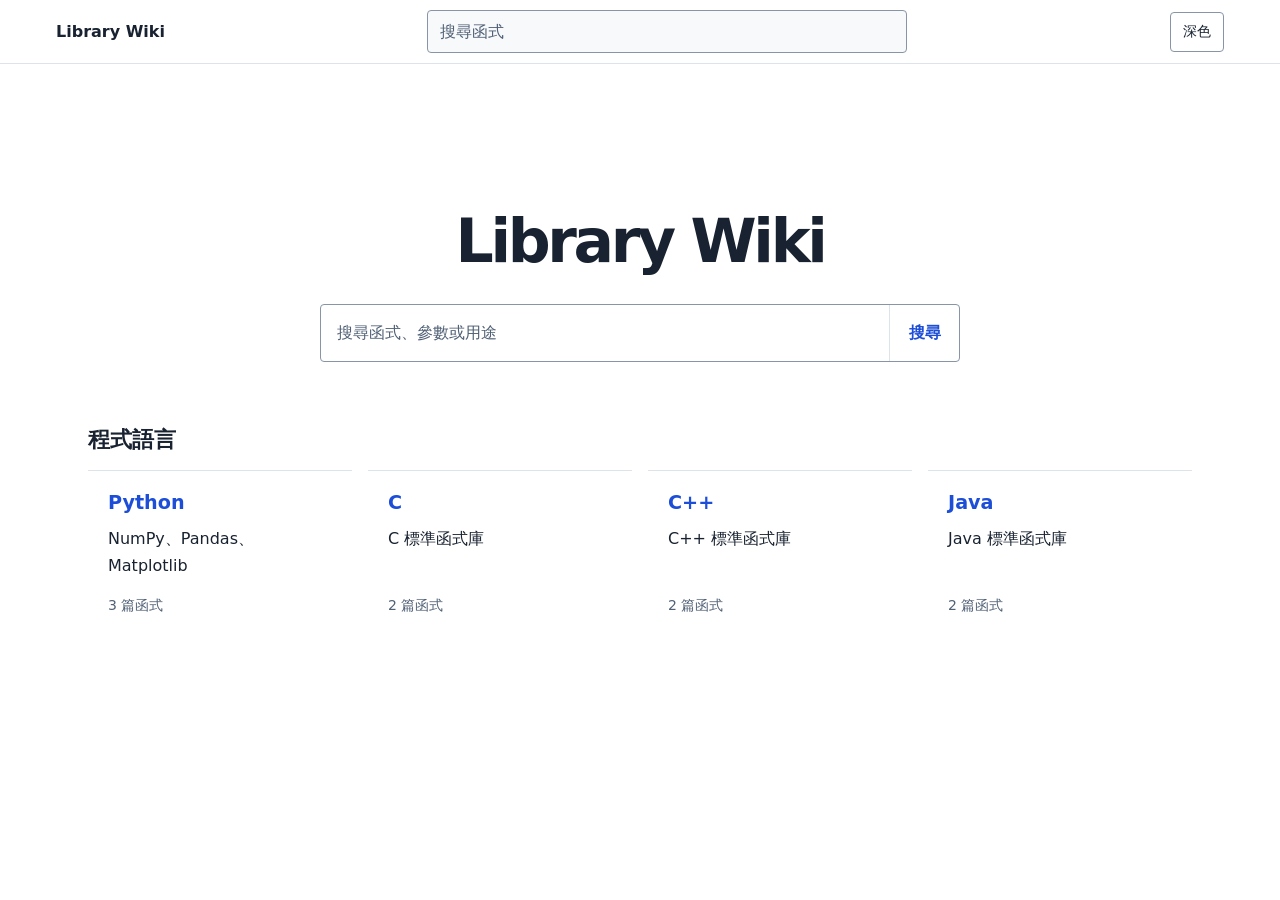
<file: index.html>
<!doctype html>
<html lang="zh-Hant">
<head>
  <meta charset="UTF-8" />
  <meta name="viewport" content="width=device-width, initial-scale=1.0" />
  <meta name="description" content="用繁體中文查詢函式庫的語法、參數、回傳值與範例。" />
  <title>Library Wiki — 函式文件索引</title>
  <script src="./js/theme.js"></script>
  <link rel="stylesheet" href="./css/style.css" />
  <link rel="icon" href="data:," />
  <script type="module" src="./js/app.js?v=2"></script>
</head>
<body>
  <header class="topbar">
    <div class="topbar-inner">
      <a class="brand" href="./index.html">Library Wiki</a>
      <form class="search-form top-search" action="./index.html" role="search" aria-label="全站搜尋" data-search>
        <input type="search" name="q" aria-label="搜尋全站函式" placeholder="搜尋函式" autocomplete="off" enterkeyhint="search" />
      </form>
      <button class="theme-toggle" id="theme-toggle" type="button" aria-label="深色模式" aria-pressed="false">深色</button>
    </div>
  </header>
  <main class="main-content" id="wiki-content">
    <section class="hero" id="home-search" aria-labelledby="home-title" hidden>
      <h1 id="home-title">Library Wiki</h1>
      <form class="search-form hero-search" action="./index.html" role="search" aria-label="首頁搜尋" data-search>
        <input type="search" name="q" aria-label="搜尋首頁函式" placeholder="搜尋函式、參數或用途" autocomplete="off" enterkeyhint="search" />
        <button type="submit">搜尋</button>
      </form>
    </section>
    <div id="wiki-view"><p class="notice" role="status">正在載入函式資料…</p></div>
  </main>
</body>
</html>
</file>
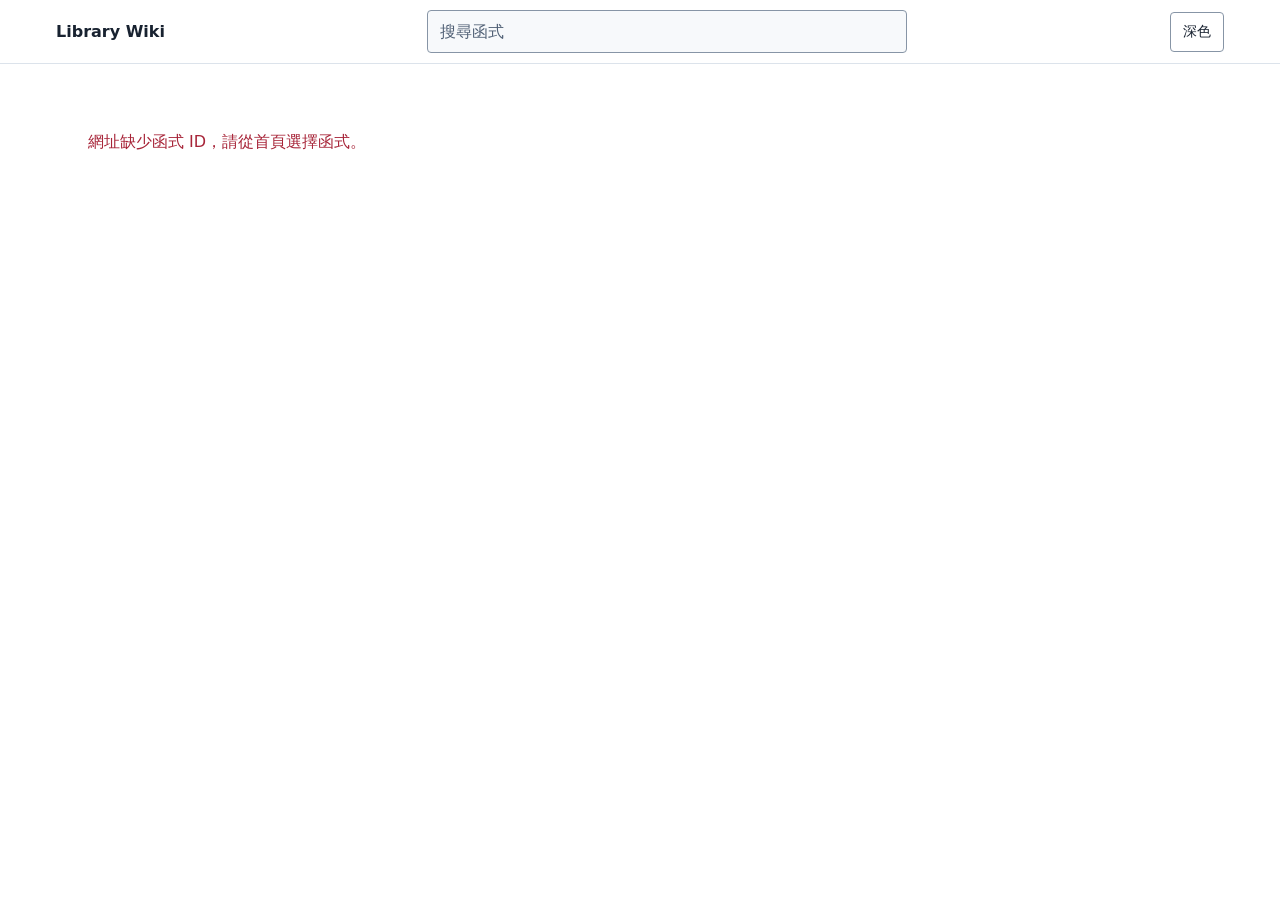
<file: function.html>
<!doctype html>
<html lang="zh-Hant">
<head>
  <meta charset="UTF-8" />
  <meta name="viewport" content="width=device-width, initial-scale=1.0" />
  <meta name="description" content="Library Wiki 函式 API 文件" />
  <title>函式文件 — Library Wiki</title>
  <script src="./js/theme.js"></script>
  <link rel="stylesheet" href="./css/style.css" />
  <link rel="icon" href="data:," />
  <script type="module" src="./js/detail.js"></script>
</head>
<body>
  <header class="topbar">
    <div class="topbar-inner">
      <a class="brand" href="./index.html">Library Wiki</a>
      <form class="search-form top-search" action="./index.html" role="search" aria-label="全站搜尋" data-search>
        <input type="search" name="q" aria-label="搜尋全站函式" placeholder="搜尋函式" autocomplete="off" enterkeyhint="search" />
      </form>
      <button class="theme-toggle" id="theme-toggle" type="button" aria-label="深色模式" aria-pressed="false">深色</button>
    </div>
  </header>
  <main class="main-content doc-page" id="doc-content">
    <p class="notice" role="status">正在載入文件…</p>
  </main>
</body>
</html>
</file>
<file: css/style.css>
:root {
  color-scheme: light;
  --accent: #2563eb;
  --link: #1d4ed8;
  --accent-surface: #eaf1ff;
  --bg: #ffffff;
  --surface: #ffffff;
  --surface-subtle: #f7f9fb;
  --text: #182230;
  --muted: #506075;
  --border: #dce3eb;
  --control-border: #8795a6;
  --error: #a72438;
  --code-keyword: #6b369f;
  --code-string: #12634e;
  --code-number: #9a430f;
  --radius: 4px;
  --motion: 180ms;
  --topbar-height: 4rem;
  --section-nav-height: 3.125rem;
  --gutter: clamp(1rem, 4vw, 2.5rem);
  --mono: "JetBrains Mono", Consolas, "Liberation Mono", monospace;
  font-family: Inter, "Noto Sans TC", "Microsoft JhengHei", system-ui, sans-serif;
}

[data-theme="dark"] {
  color-scheme: dark;
  --accent: #93c5fd;
  --link: #93c5fd;
  --accent-surface: #243349;
  --bg: #15171b;
  --surface: #1b1e24;
  --surface-subtle: #22262e;
  --text: #e9eff7;
  --muted: #a8b6c7;
  --border: #3a424f;
  --control-border: #76808f;
  --error: #ffadb8;
  --code-keyword: #dab6ff;
  --code-string: #8ce4bc;
  --code-number: #ffc189;
}

* { box-sizing: border-box; }
html { scroll-padding-top: calc(var(--topbar-height) + 1rem); }
body {
  margin: 0;
  background: var(--bg);
  color: var(--text);
  line-height: 1.7;
}

h1, h2, h3, p { margin: 0; }
h1, h2, h3 { line-height: 1.3; overflow-wrap: anywhere; }
h1 { font-size: clamp(2rem, 5vw, 3.25rem); }
h2 { font-size: 1.35rem; }
h3 { font-size: 1.0625rem; }
p, li, dd { overflow-wrap: anywhere; }
a { color: var(--link); text-underline-offset: .18em; }
a:hover { text-decoration-thickness: 2px; }
input, button, select { font: inherit; color: inherit; }
button, select, input[type="search"] { min-height: 2.5rem; }
button, select, input[type="search"] {
  border: 1px solid var(--control-border);
  border-radius: var(--radius);
  background: var(--surface);
  transition: border-color var(--motion), background-color var(--motion);
}
button { cursor: pointer; padding: .3rem .75rem; }
button:hover { background: var(--surface-subtle); border-color: var(--accent); }
input[type="search"] { width: 100%; padding: .45rem .75rem; }
input::placeholder { color: var(--muted); opacity: 1; }
:focus-visible { outline: 2px solid var(--accent); outline-offset: 3px; }
code, pre { font-family: var(--mono); }
pre { margin: 0; overflow: auto; }
[hidden] { display: none !important; }

.topbar {
  position: sticky;
  top: 0;
  z-index: 10;
  height: var(--topbar-height);
  border-bottom: 1px solid var(--border);
  background: var(--bg);
}
.topbar-inner {
  display: grid;
  grid-template-columns: auto minmax(0, 30rem) auto;
  justify-content: space-between;
  align-items: center;
  gap: clamp(.65rem, 3vw, 2rem);
  max-width: 78rem;
  height: 100%;
  margin-inline: auto;
  padding-inline: var(--gutter);
}
.brand { color: var(--text); font-weight: 750; text-decoration: none; white-space: nowrap; }
.brand:hover { color: var(--link); }
.top-search input { background: var(--surface-subtle); }
.theme-toggle { font-size: .875rem; white-space: nowrap; }
.theme-toggle[aria-pressed="true"] { color: var(--link); border-color: var(--accent); }

.main-content { max-width: 74rem; margin-inline: auto; padding: 3rem var(--gutter) 5rem; }
.hero { max-width: 40rem; margin: clamp(2rem, 10vh, 6rem) auto 4rem; text-align: center; }
.hero h1 { font-size: clamp(2.6rem, 6vw, 3.75rem); letter-spacing: -.055em; margin-bottom: 1.5rem; }
.muted, .notice, .doc-summary, .helper-note, .meta { color: var(--muted); }
.notice { padding-block: 1rem; }
.error { color: var(--error); }

.search-form { position: relative; min-width: 0; }
.hero-search {
  display: grid;
  grid-template-columns: minmax(0, 1fr) auto;
  border: 1px solid var(--control-border);
  border-radius: var(--radius);
  background: var(--surface);
}
.hero-search:focus-within { border-color: var(--accent); }
.hero-search input[type="search"] {
  min-height: 3.5rem;
  padding-inline: 1rem;
  border: 0;
  background: transparent;
}
.hero-search button {
  border: 0;
  border-inline-start: 1px solid var(--border);
  border-start-start-radius: 0;
  border-end-start-radius: 0;
  background: transparent;
  color: var(--link);
  padding-inline: 1.15rem;
  font-weight: 650;
  white-space: nowrap;
}
.hero-search button:hover { background: var(--accent-surface); }
.hero-search :is(input, button):focus-visible { outline-offset: -3px; }
.suggestions {
  position: absolute;
  inset: calc(100% + .45rem) 0 auto;
  z-index: 2;
  max-height: min(21rem, 52dvh);
  overflow: auto;
  background: var(--surface);
  border: 1px solid var(--control-border);
  border-radius: var(--radius);
  text-align: start;
}
.suggestion {
  display: grid;
  grid-template-columns: minmax(0, 1fr) auto;
  gap: .15rem .6rem;
  align-items: baseline;
  padding: .7rem .85rem;
  cursor: pointer;
  overflow-wrap: anywhere;
}
.suggestion + .suggestion { border-top: 1px solid var(--border); }
.suggestion:hover, .suggestion[aria-selected="true"] { background: var(--accent-surface); }
.suggestion code { color: var(--link); font-weight: 700; }
.suggestion-library, .suggestion-summary { color: var(--muted); font-size: .875rem; }
.suggestion-summary { grid-column: 1 / -1; }
.visually-hidden {
  position: absolute;
  width: 1px;
  height: 1px;
  padding: 0;
  margin: -1px;
  overflow: hidden;
  clip-path: inset(50%);
  white-space: nowrap;
}

.library-grid, .function-list { list-style: none; padding: 0; margin: 0; }
.library-grid {
  display: grid;
  gap: 1rem;
  grid-template-columns: repeat(auto-fit, minmax(min(100%, 15rem), 1fr));
  margin-top: 1rem;
}
.library-grid li { min-width: 0; }
.library-card, .function-card {
  border-block-start: 1px solid var(--border);
  text-decoration: none;
  transition: border-color var(--motion), background-color var(--motion);
}
.library-card { display: flex; flex-direction: column; height: 100%; padding: 1.25rem; gap: .55rem; }
.library-card:hover, .function-card:hover { border-color: var(--accent); background: var(--surface-subtle); }
.library-card :is(h2, h3) { font-size: 1.2rem; }
.library-card p { color: var(--text); }
.library-card .muted { margin-top: auto; padding-top: .4rem; font-size: .875rem; }
.function-card {
  display: grid;
  grid-template-columns: minmax(0, 1fr) auto;
  align-items: baseline;
  gap: .25rem 1rem;
  padding: .85rem 1rem;
  overflow-wrap: anywhere;
}
.function-name { font-weight: 700; }
.function-library, .card-cta { font-size: .875rem; }
.function-library { color: var(--muted); text-align: end; }
.function-summary { color: var(--text); }
.card-cta { text-align: end; }
.page-intro { margin-top: .65rem; }
.filter-head, .meta { display: flex; flex-wrap: wrap; gap: .75rem 1rem; align-items: center; }
.filter-head { justify-content: space-between; margin-block: 1.5rem 1rem; font-size: .875rem; }
.filter-head select { max-width: 100%; padding-inline: .55rem; }
.empty-state { padding-block: 1rem 2rem; }
.empty-state p, .breadcrumb + h1 { margin-top: .5rem; }
.local-search { max-width: 32rem; margin-block: 1.5rem 2rem; }
.library-category + .library-category { margin-top: 2rem; }
.library-category h2 { display: flex; flex-wrap: wrap; gap: .5rem .75rem; align-items: baseline; margin-bottom: .75rem; }
.category-count { font-size: .875rem; font-weight: 400; }

.breadcrumbs { font-size: .875rem; }
.breadcrumbs ol {
  display: flex;
  flex-wrap: wrap;
  gap: .25rem .65rem;
  padding: 0;
  margin: 0;
  list-style: none;
}
.breadcrumbs li + li::before { content: "›"; color: var(--muted); margin-inline-end: .65rem; }
.doc-head { margin-block: 1.25rem 2rem; }
.doc-head h1 { font-family: var(--mono); }
.doc-summary { margin-top: .85rem; }
.meta { margin-top: .65rem; gap: .2rem 1rem; }
.meta, .helper-note { font-size: .875rem; }
.section-nav {
  position: sticky;
  top: var(--topbar-height);
  z-index: 5;
  display: flex;
  align-items: stretch;
  gap: clamp(.3rem, 2vw, 1.5rem);
  height: var(--section-nav-height);
  background: var(--bg);
  border-bottom: 1px solid var(--border);
}
.section-nav a {
  display: grid;
  align-items: center;
  padding-inline: .65rem;
  border-bottom: 2px solid transparent;
  color: var(--muted);
  text-decoration: none;
  transition: border-color var(--motion), color var(--motion);
}
.section-nav a:hover, .section-nav a[aria-current] { color: var(--link); }
.section-nav a[aria-current] { border-color: var(--accent); }
.doc-grid { display: grid; gap: 2rem; margin-top: 1.75rem; }
.doc-copy, .example-column { min-width: 0; }
.doc-section { scroll-margin-top: calc(var(--section-nav-height) + .3rem); }
.doc-copy .doc-section + .doc-section { margin-top: 2rem; }
.doc-section > h2 { display: flex; gap: .25rem .65rem; align-items: baseline; flex-wrap: wrap; margin-bottom: 1rem; }
.section-english { color: var(--muted); font-weight: 500; font-size: .9em; }
.doc-extras .doc-section { margin-top: 2rem; }
.code-panel, .output-panel {
  border: 1px solid var(--border);
  border-radius: var(--radius);
  background: var(--surface-subtle);
}
.code-toolbar, .copy-controls { display: flex; justify-content: space-between; gap: .65rem; align-items: center; }
.code-toolbar, .code-panel pre, .output-panel { padding: .75rem 1rem; }
.code-toolbar { border-bottom: 1px solid var(--border); flex-wrap: wrap; color: var(--muted); font-size: .875rem; }
.code-language { font-family: var(--mono); overflow-wrap: anywhere; }
.copy-btn { min-height: 1.875rem; padding: .1rem .55rem; }
.copy-feedback { color: var(--link); }
.code-panel pre, .output-panel { font-size: .875rem; }
.code-panel pre:focus-visible, .output-panel:focus-visible { outline-offset: -3px; }
.token-keyword { color: var(--code-keyword); }
.token-string { color: var(--code-string); }
.token-number { color: var(--code-number); }
.token-comment { color: var(--muted); }
.syntax-actions, .parameter-actions { display: flex; flex-wrap: wrap; gap: .5rem 1rem; align-items: center; }
.syntax-actions, p.helper-note { margin-top: .75rem; }
.parameter-actions { margin-bottom: .85rem; }
.text-button { color: var(--link); font-size: .875rem; }
.parameter-list, .related-list { padding: 0; margin: 0; list-style: none; }
.parameter-row { border-block-start: 1px solid var(--border); }
.parameter-row:last-child { border-block-end: 1px solid var(--border); }
.parameter-toggle {
  display: grid;
  grid-template-columns: minmax(0, 1fr) auto .65rem;
  align-items: baseline;
  gap: .125rem .75rem;
  width: 100%;
  padding: .7rem .75rem;
  border: 0;
  text-align: start;
  overflow-wrap: anywhere;
}
.parameter-toggle::after {
  content: "";
  grid-row: 1;
  grid-column: 3;
  align-self: center;
  width: .45rem;
  height: .45rem;
  border-inline-end: 2px solid var(--link);
  border-block-end: 2px solid var(--link);
  transform: rotate(45deg);
  transition: transform var(--motion);
}
.parameter-toggle[aria-expanded="true"] { background: var(--accent-surface); }
.parameter-toggle[aria-expanded="true"]::after { transform: rotate(225deg); }
.parameter-name { color: var(--link); font-weight: 700; }
.parameter-required, .parameter-type { color: var(--muted); font-size: .8125rem; }
.parameter-type, .parameter-purpose { grid-column: 1 / -1; }
.parameter-purpose { font-size: .9375rem; }
.parameter-details { padding: .75rem; background: var(--surface-subtle); font-size: .9375rem; }
.parameter-details dl {
  display: grid;
  grid-template-columns: fit-content(8rem) minmax(0, 1fr);
  gap: .4rem .8rem;
  margin: 0;
}
.parameter-details dt { color: var(--muted); overflow-wrap: anywhere; }
.parameter-details dd { margin: 0; }
.parameter-details > a { display: inline-block; margin-top: .65rem; }
.parameter-details .notes { margin: 0; }
.return-box p { margin-top: .4rem; }
.return-box code, .adjacent-nav code { overflow-wrap: anywhere; }
.examples-section { padding: .25rem; background: var(--bg); }
.examples-section > h3, .example-select { margin-bottom: .8rem; }
.example-select { width: 100%; padding-inline: .5rem; font-size: .875rem; }
.output-label { margin-block: 1rem .5rem; font-size: .9375rem; }
.output-panel { white-space: pre-wrap; overflow-wrap: anywhere; }
.notes { padding-inline-start: 1.5rem; }
.related-list li + li { margin-top: .75rem; }
.adjacent-nav {
  display: flex;
  flex-wrap: wrap;
  justify-content: space-between;
  gap: .75rem 1.5rem;
  border-block-start: 1px solid var(--border);
  padding-top: 1.25rem;
  margin-top: 1.5rem;
}
.adjacent-nav a { max-width: 100%; }
.adjacent-nav span { display: block; font-size: .875rem; }
.adjacent-nav [rel="next"] { margin-inline-start: auto; text-align: end; }
.doc-checked { margin-top: 2rem; font-size: .8125rem; }

@media (min-width: 56rem) {
  .doc-grid { grid-template-columns: minmax(0, 3fr) minmax(0, 2fr); gap: clamp(1.5rem, 3vw, 2.5rem); }
  .examples-section {
    --examples-top: calc(var(--topbar-height) + var(--section-nav-height) + 1rem);
    position: sticky;
    top: var(--examples-top);
    max-height: max(5rem, calc(100dvh - var(--examples-top) - 1rem));
    overflow: auto;
  }
}

@media (max-width: 36rem) {
  .main-content { padding-top: 2rem; }
  .topbar-inner { padding-inline: .75rem; }
  .top-search { position: static; }
  .top-search .suggestions { inset: 100% var(--gutter) auto; }
  .top-search input { padding-inline: .45rem; font-size: .875rem; }
  .theme-toggle { padding-inline: .5rem; }
  .function-summary { grid-column: 1 / -1; }
  .card-cta { grid-column: 1 / -1; text-align: start; }
}

@media (prefers-reduced-motion: reduce) {
  :root { --motion: 0ms; }
}
</file>
